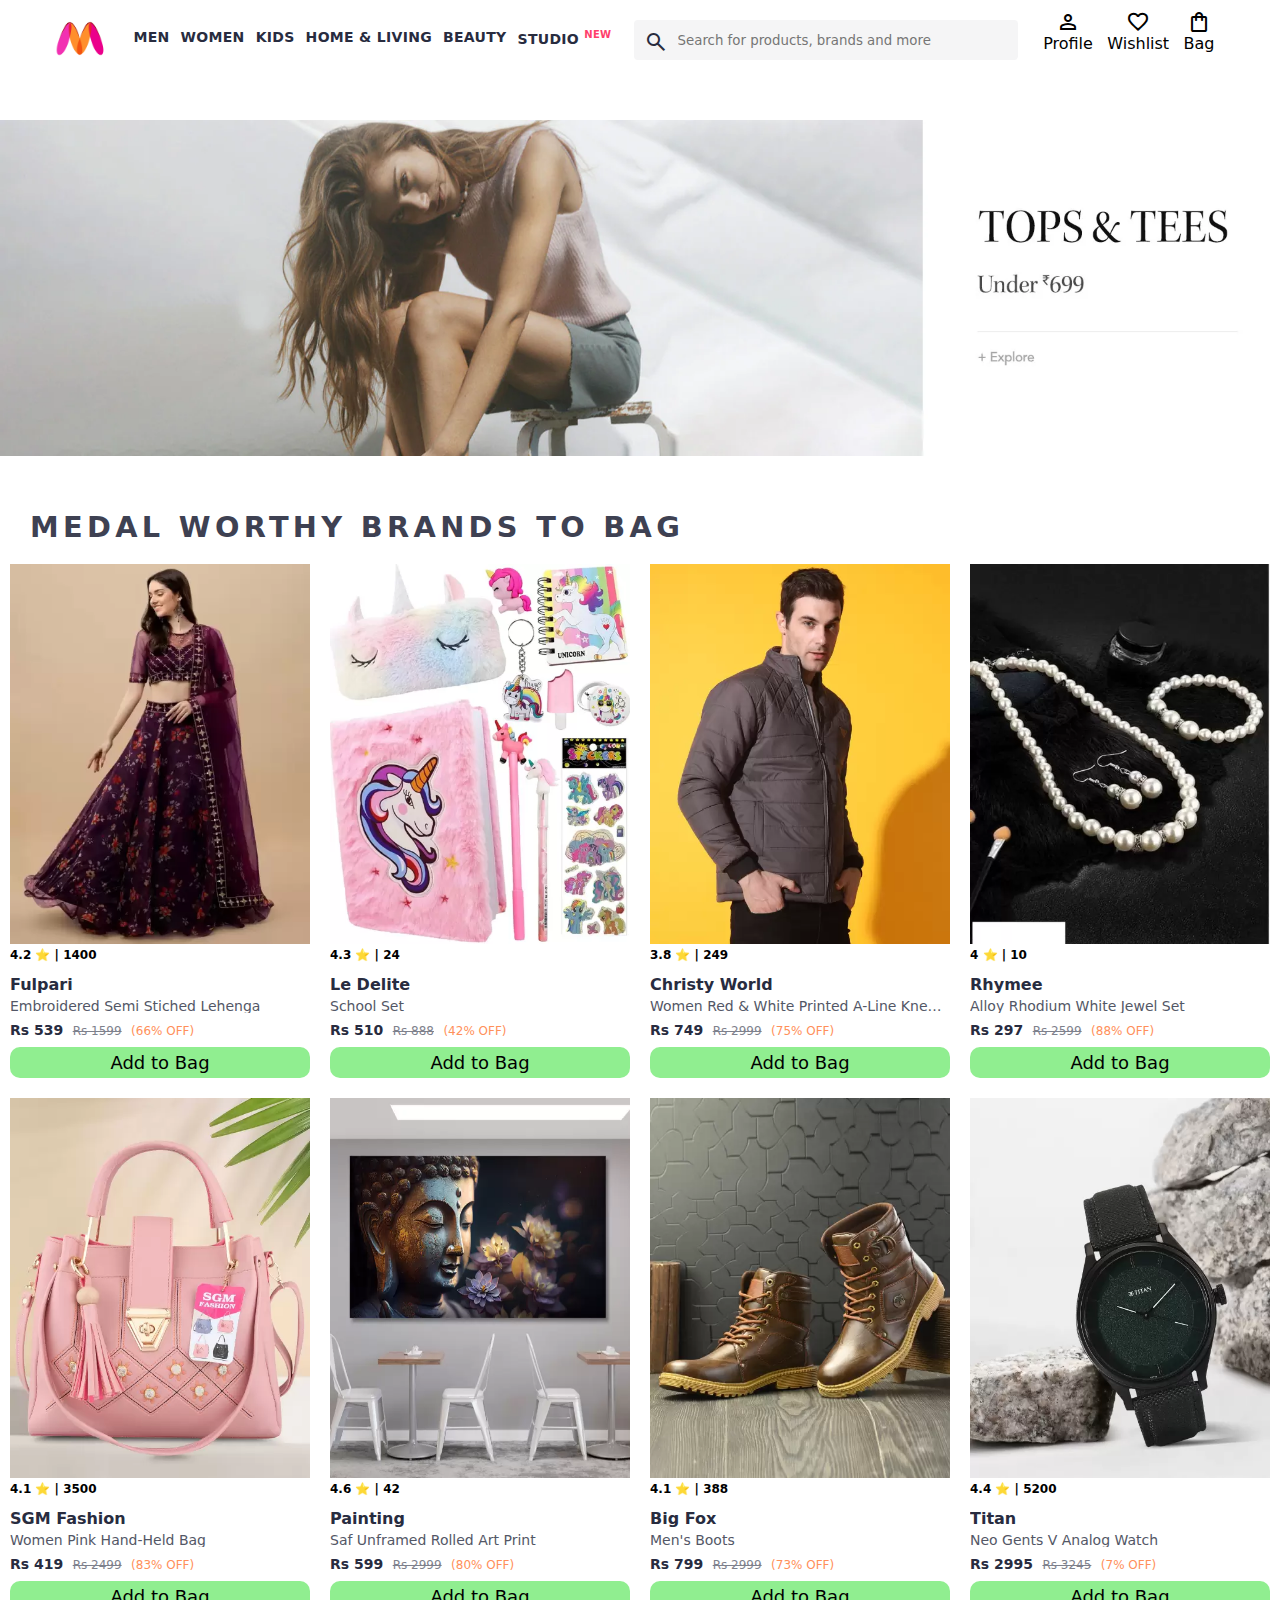
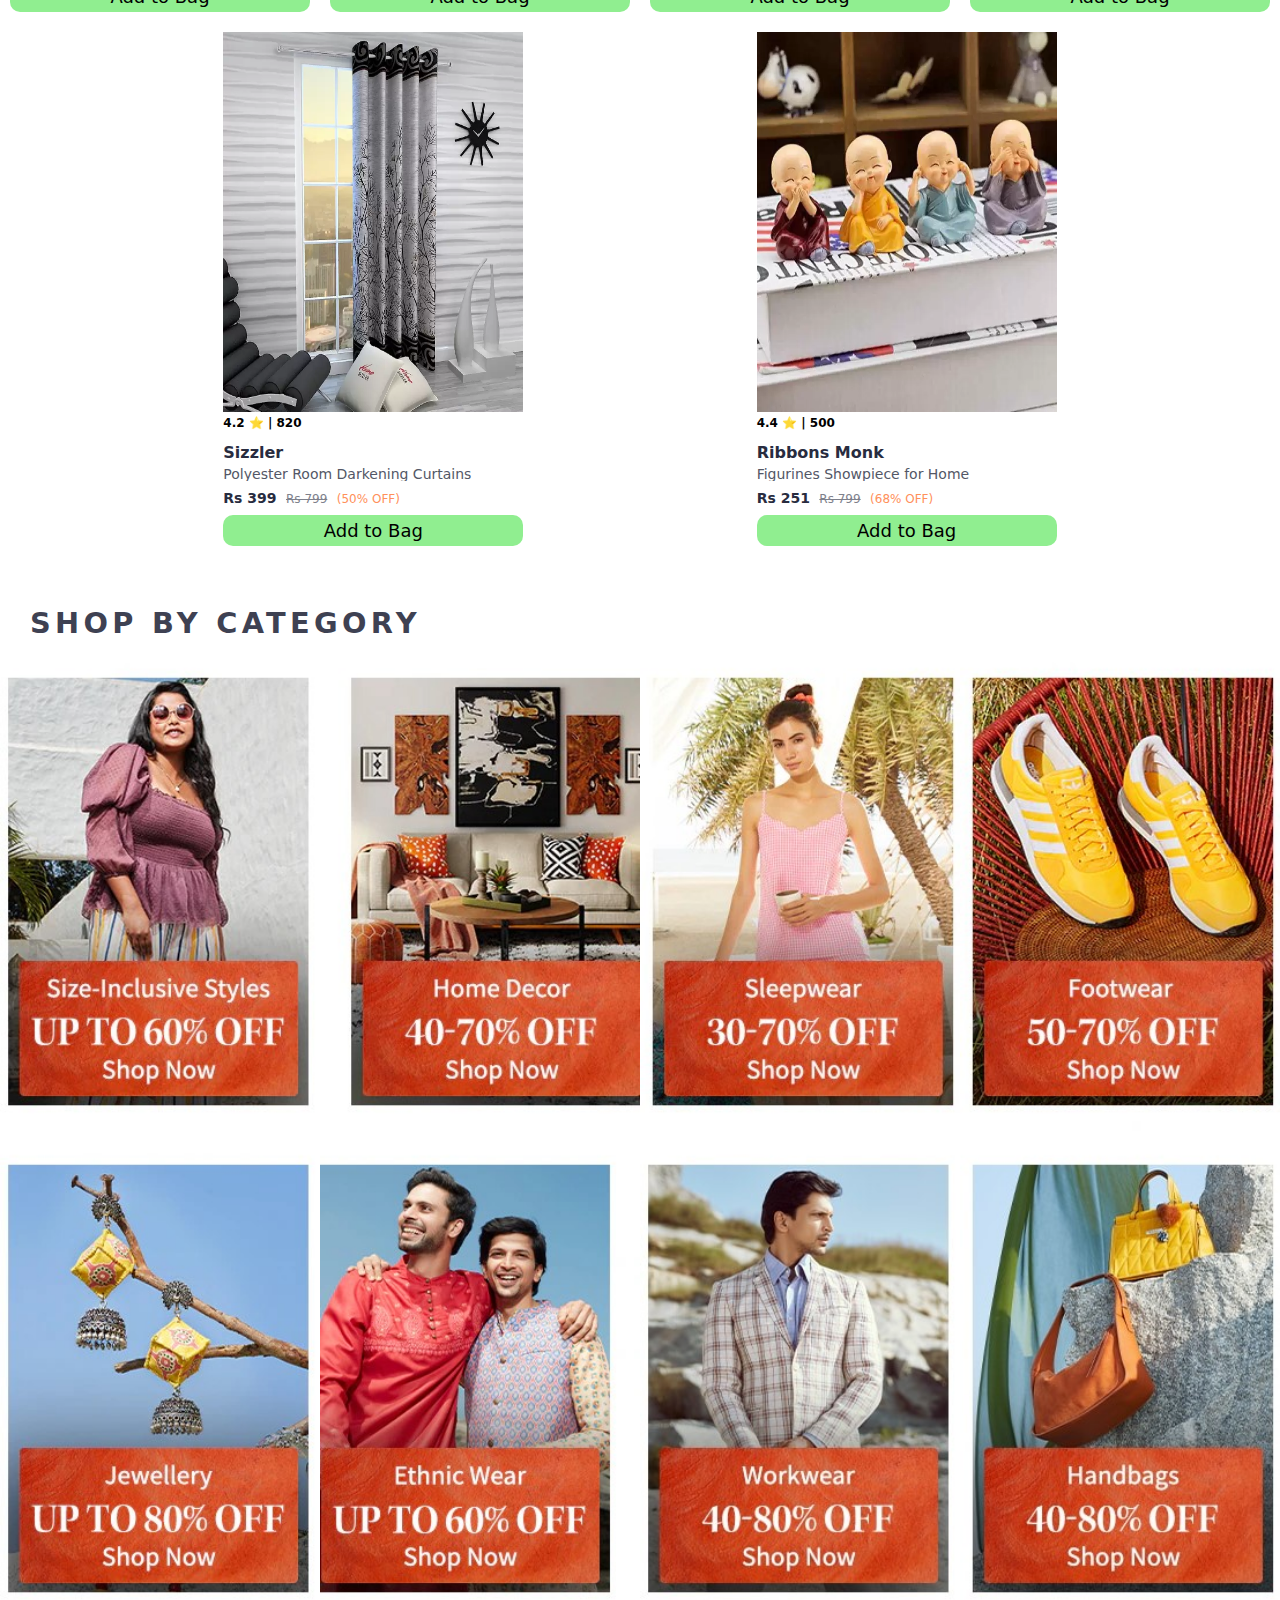
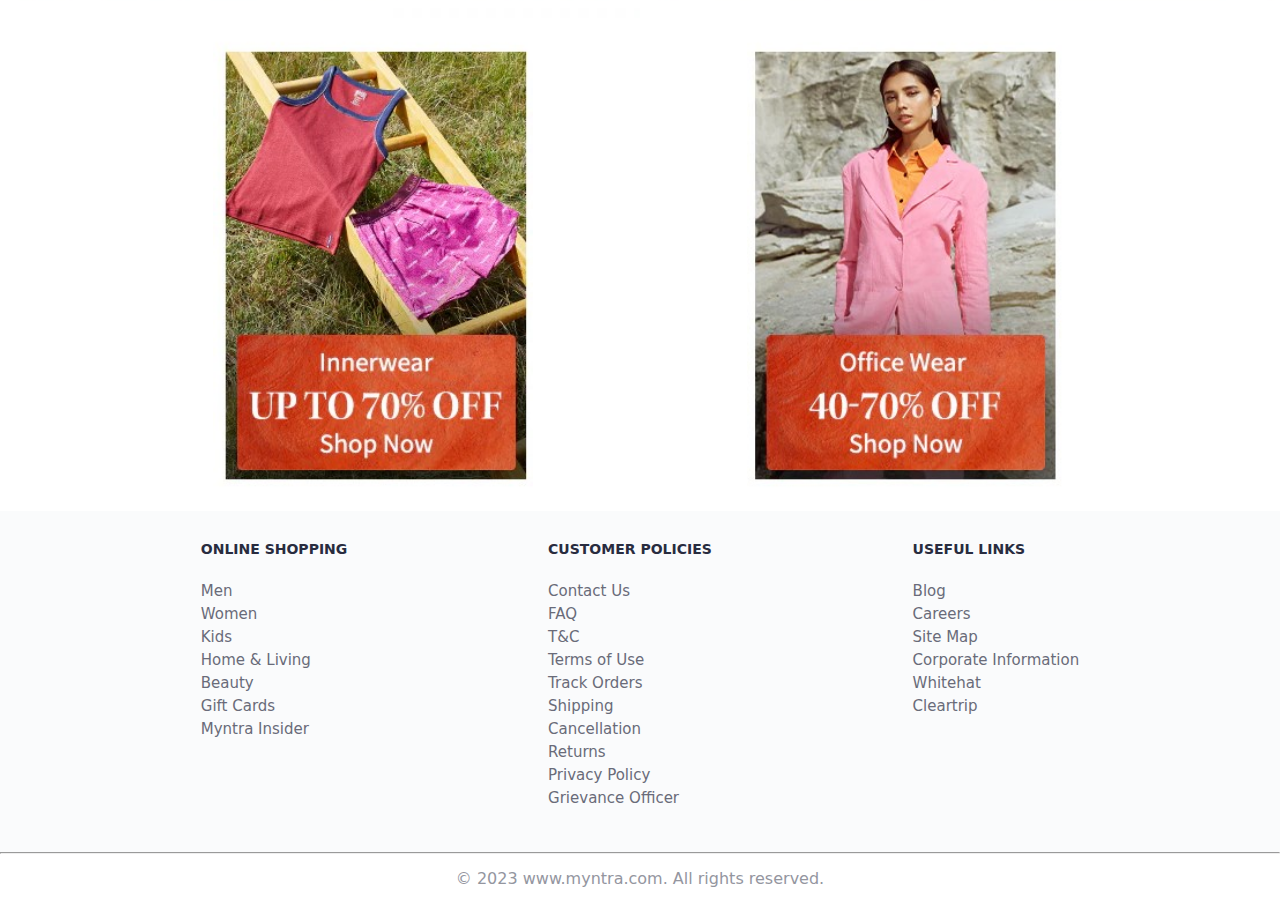
<file: MyntraClone/index.html>
<!DOCTYPE html>
<html lang="en">
<head>
    <meta charset="UTF-8">
    <meta name="viewport" content="width=device-width, initial-scale=1.0">
    <title>Myntra Clone</title>
    <link rel="stylesheet" href="css/index.css">
    <link rel="stylesheet" href="https://fonts.googleapis.com/css2?family=Material+Symbols+Outlined:opsz,wght,FILL,GRAD@20..48,100..700,0..1,-50..200" />
</head>
<body>
    <header>
        <div class="logo_container">
            <a href="#"><img class="myntra_home" src="images/myntra_logo.webp" alt="Myntra Home"></a>
        </div>
        <nav class="nav_bar">
            <a href="#">Men</a>
            <a href="#">Women</a>
            <a href="#">Kids</a>
            <a href="#">Home & Living</a>
            <a href="#">Beauty</a>
            <a href="#">Studio <sup>New</sup></a>
        </nav>
        <div class="search_bar">
            <span class="material-symbols-outlined search_icon">search</span>
            <input class="search_input" placeholder="Search for products, brands and more">
        </div>
        <div class="action_bar">
            <div class="action_container">
                <span class="material-symbols-outlined action_icon">person</span>
                <span class="action_name">Profile</span>
            </div>
            <div class="action_container">
                <span class="material-symbols-outlined action_icon">favorite</span>
                <span class="action_name">Wishlist</span>
            </div>
            <a class="action_container" href="pages/bag.html">
                <span class="material-symbols-outlined action_icon">shopping_bag</span>
                <span class="action_name">Bag</span>
                <span class="bag-item-count">0</span>
            </a>
        </div>
    </header>
    <main>
        <div class="banner_container">
            <img class="banner_image" src="images/banner.jpg" alt="Main Banner">
        </div>
        <div class="category_heading">MEDAL WORTHY BRANDS TO BAG</div>
        <div class="items-container">
            
        </div>
        <div class="category_heading">SHOP BY CATEGORY</div>
        <div class="category_items">
            <a href="#"><img class="sale_item" src="images/categories/1.jpg"></a>
            <a href="#"><img class="sale_item" src="images/categories/2.jpg"></a>
            <a href="#"><img class="sale_item" src="images/categories/3.jpg"></a>
            <a href="#"><img class="sale_item" src="images/categories/4.jpg"></a>
            <a href="#"><img class="sale_item" src="images/categories/5.jpg"></a>
            <a href="#"><img class="sale_item" src="images/categories/6.jpg"></a>
            <a href="#"><img class="sale_item" src="images/categories/7.jpg"></a>
            <a href="#"><img class="sale_item" src="images/categories/8.jpg"></a>
            <a href="#"><img class="sale_item" src="images/categories/9.jpg"></a>
            <a href="#"><img class="sale_item" src="images/categories/10.jpg"></a>
        </div>
    </main>
    <footer>
        <div class="footer_container">
            <div class="footer_column">
                <h3>ONLINE SHOPPING</h3>
                <a href="#">Men</a>
                <a href="#">Women</a>
                <a href="#">Kids</a>
                <a href="#">Home & Living</a>
                <a href="#">Beauty</a>
                <a href="#">Gift Cards</a>
                <a href="#">Myntra Insider</a>
            </div>
            <div class="footer_column">
                <h3>CUSTOMER POLICIES</h3>
                <a href="#">Contact Us</a>
                <a href="#">FAQ</a>
                <a href="#">T&C</a>
                <a href="#">Terms of Use</a>
                <a href="#">Track Orders</a>
                <a href="#">Shipping</a>
                <a href="#">Cancellation</a>
                <a href="#">Returns</a>
                <a href="#">Privacy Policy</a>
                <a href="#">Grievance Officer</a>
            </div>
            <div class="footer_column">
                <h3>USEFUL LINKS</h3>
                <a href="#">Blog</a>
                <a href="#">Careers</a>
                <a href="#">Site Map</a>
                <a href="#">Corporate Information</a>
                <a href="#">Whitehat</a>
                <a href="#">Cleartrip</a>
            </div>
        </div>
        <hr>
        <div class="copyright">© 2023 www.myntra.com. All rights reserved.</div>
    </footer>
    <script src="data/items.js"></script>
    <script src="scripts/index.js"></script>
</body>
</html>
</file>
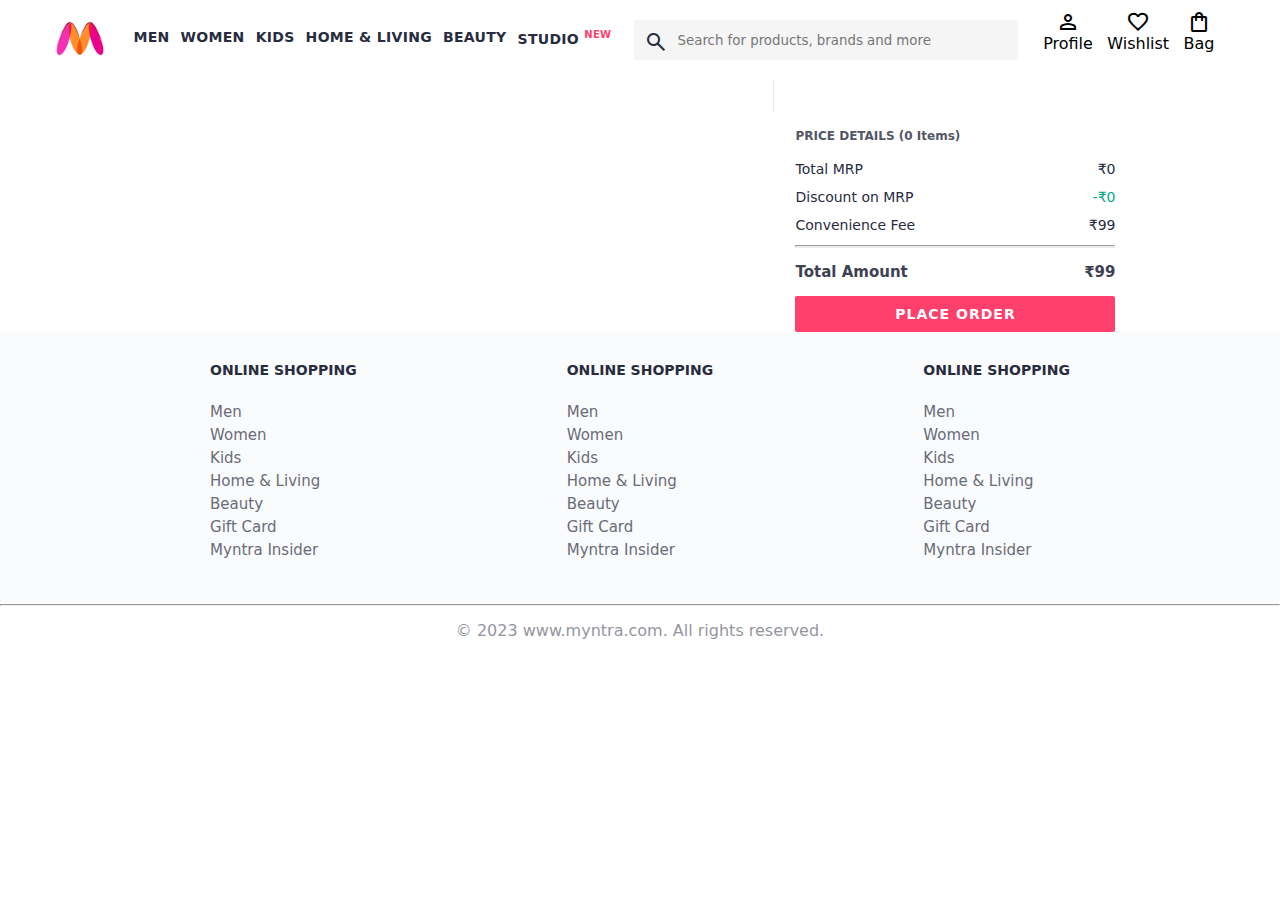
<file: MyntraClone/pages/bag.html>
<!DOCTYPE html>
<html lang="en">
<head>
    <title>Myntra Clone</title>
    <link rel="stylesheet" href="../css/index.css">
    <link rel="stylesheet" href="../css/bag.css">
    <link rel="stylesheet" href="https://fonts.googleapis.com/css2?family=Material+Symbols+Outlined:opsz,wght,FILL,GRAD@20..48,100..700,0..1,-50..200" />
</head>
<body>
    <header>
        <div class="logo_container">
            <a href="#"><img class="myntra_home" src="../images/myntra_logo.webp" alt="Myntra Home"></a>
        </div>
        <nav class="nav_bar">
            <a href="#">Men</a>
            <a href="#">Women</a>
            <a href="#">Kids</a>
            <a href="#">Home & Living</a>
            <a href="#">Beauty</a>
            <a href="#">Studio <sup>New</sup></a>
        </nav>
        <div class="search_bar">
            <span class="material-symbols-outlined search_icon">search</span>
            <input class="search_input" placeholder="Search for products, brands and more">
        </div>
        <div class="action_bar">
            <div class="action_container">
                <span class="material-symbols-outlined action_icon">person</span>
                <span class="action_name">Profile</span>
            </div>

            <div class="action_container">
                <span class="material-symbols-outlined action_icon">favorite</span>
                <span class="action_name">Wishlist</span>
            </div>

            <div class="action_container">
                <span class="material-symbols-outlined action_icon">shopping_bag</span>
                <span class="action_name">Bag</span>
                <span class="bag-item-count">0</span>
            </div>
        </div>
    </header>
    <main>
      <div class="bag-page">
        <div class="bag-items-container"></div>
        <div class="bag-summary"></div>

      </div>
    </main>
    <footer>
        <div class="footer_container">
            <div class="footer_column">
                <h3>ONLINE SHOPPING</h3>

                <a href="#">Men</a>
                <a href="#">Women</a>
                <a href="#">Kids</a>
                <a href="#">Home & Living</a>
                <a href="#">Beauty</a>
                <a href="#">Gift Card</a>
                <a href="#">Myntra Insider</a>
            </div>

            <div class="footer_column">
                <h3>ONLINE SHOPPING</h3>

                <a href="#">Men</a>
                <a href="#">Women</a>
                <a href="#">Kids</a>
                <a href="#">Home & Living</a>
                <a href="#">Beauty</a>
                <a href="#">Gift Card</a>
                <a href="#">Myntra Insider</a>
            </div>

            <div class="footer_column">
                <h3>ONLINE SHOPPING</h3>

                <a href="#">Men</a>
                <a href="#">Women</a>
                <a href="#">Kids</a>
                <a href="#">Home & Living</a>
                <a href="#">Beauty</a>
                <a href="#">Gift Card</a>
                <a href="#">Myntra Insider</a>
            </div>
        </div>
        <hr>

        <div class="copyright">
            © 2023 www.myntra.com. All rights reserved.
        </div>
    </footer>
    <script src="../data/items.js"></script>
    <script src="../scripts/index.js"></script>
    <script src="../scripts/bag.js"></script>
</body>
</html>
</file>
<file: MyntraClone/css/index.css>
* {
    margin: 0;
    padding: 0;
    font-family: Assistant,system-ui, -apple-system, BlinkMacSystemFont, 'Segoe UI', Roboto, Oxygen, Ubuntu, Cantarell, 'Open Sans', 'Helvetica Neue', sans-serif;
    box-sizing: border-box;
}
header {
    display: flex;
    background-color: #ffffff;
    height: 80px;
    justify-content: space-between;
    align-items: center;
}
.myntra_home {
    height: 45px;
}
.logo_container {
    margin-left: 4%;
}
.action_bar {
    margin-right: 4%;
}
.nav_bar {
    display: flex;
    min-width: 500px;
    justify-content: space-evenly;
}
.nav_bar a {
    font-size: 14px;
    letter-spacing: .3px;
    color: #282c3f;
    font-weight: 700;
    text-transform: uppercase;
    text-decoration: none;
    padding: 28px 0;
    border-bottom: 5px solid #ffffff;
}
.nav_bar a:hover {
    border-bottom: 4px solid #f54e77;
}
.nav_bar a sup {
    color: #ff3f6c;
    font-size: 10px;
} 
.search_bar {
    height: 40x;
    min-width: 200px;
    width: 30%;
    display: flex;
    align-items: center;
}
.search_icon {
    box-sizing: content-box;
    height: 20px;
    padding: 10px;
    color: #282c3f;
    background-color: #f5f5f6;
    font-weight: 300;
    border-radius: 4px 0 0 4px;
}
.search_input {
    color: #696e79;
    background-color: #f5f5f6;
    flex-grow: 1;
    height: 40px;
    border: 0;
    border-radius: 0 4px 4px 0;
}
.action_bar {
    display: flex;
    min-width: 200px;
    justify-content: space-evenly;
}
.action_container {
    display: flex;
    flex-direction: column;
    align-items: center;
}
.banner_container {
    margin: 40px 0;
}
.banner_image {
    width: 100%;
}
.category_heading {
    text-transform: uppercase;
    color: #3e4152;
    letter-spacing: .15em;
    font-size: 1.8em;
    margin: 50px 0 10px 30px;
    max-height: 5em;
    font-weight: 700;
}
.category_items, .items-container{
    display: flex;
    flex-wrap: wrap;
    justify-content: space-evenly;
}
.sale_item {
    width: 320px;
}
.footer_container {
    padding: 30px 0px 40px 0px;
    background: #fafbfc;
    display: flex;
    justify-content: space-evenly;
}
.footer_column {
    display: flex;
    flex-direction: column;
}
.footer_column h3 {
    color: #282c3f;
    font-size: 14px;
    margin-bottom: 25px;
}
.footer_column a {
    color: #696b79;
    font-size: 15px;
    text-decoration: none;
    padding-bottom: 5px;
}
.copyright {
    color: #94969f;
    text-align: center;
    padding: 15px;
}
.items-container {
    width: 100%;
    margin: 40px 5;
}
.item-container {
    width: 300px;
    margin: 10px;
}
.item-image {
    width: 100%;
    height: 380px;
}
.rating {
    font-size: 12px;
    font-weight: 700;
}
.company-name {
    margin-top: 15px;
    font-size: 16px;
    font-weight: 700;
    line-height: 1;
    color: #282c3f;
    margin-bottom: 6px;
    overflow: hidden;
    text-overflow: ellipsis;
    white-space: nowrap;
}
.item-name {
    color: #535766;
    font-size: 14px;
    line-height: 1;
    margin-bottom: 0;
    margin-top: 0;
    overflow: hidden;
    text-overflow: ellipsis;
    white-space: nowrap;
    font-weight: 400;
    display: block;
}
.price {
    font-size: 14px;
    margin-top: 10px;
    line-height: 15px;
    color: #282c3f;
    white-space: nowrap;
}
.current-price {
    font-size: 14px;
    font-weight: 700;
    color: #282c3f;
}
.original-price {
    text-decoration: line-through;
    color: #7e818c;
    font-weight: 400;
    margin-left: 5px;
    font-size: 12px;
}
.offer-price {
    color: #ff905a;
    font-weight: 400;
    font-size: 12px;
    margin-left: 5px;
}
.btn-add-bag {
    width: 100%;
    margin-top: 8px;
    font-size: 18px;
    background-color: lightgreen;
    border: none;
    padding: 5px 15px;
    border-radius: 10px;
    cursor: pointer;
}
.bag-item-count {
    background-color: #f16565;
    white-space: nowrap;
    text-align: center;
    line-height: 18px;
    padding: 0 6px;
    height: 18px;
    position: relative;
    border-radius: 50%;
    font-size: 12px;
    color: #fff;
    left: 13px;
    top: -44px;
    font-weight: 700;
    cursor: pointer;
}
.action_container {
    text-decoration: none;
}
a.action_container:link {
    color: black;
}
</file>
<file: MyntraClone/css/bag.css>
.bag-items-container {
    display: inline-block;
    width: 64%;
    padding-right: 20px;
    border-right: 1px solid #eaeaec;
    padding-top: 32px;
    color: #282c3f;
    font-size: 13px;
    line-height: 1.42857143;
  }
  
  .bag-page {
    width: 75%;
    margin-left: 12.5%;
  }
  
  .bag-summary {
    vertical-align: top;
    display: inline-block;
    width: 35%;
    padding: 24px 0 0 16px;
    color: #282c3f;
    font-size: 13px;
    line-height: 1.42857143;
  }
  
  .bag-details-container {
    margin-bottom: 16px;
  }
  
  .price-header {
    font-size: 12px;
    font-weight: 700;
    margin: 24px 0 16px;
    color: #535766;
  }
  
  .price-item {
    margin-bottom: 12px;
    line-height: 16px;
    font-size: 14px;
    color: #282c3f;
  }
  
  .price-item-value {
    float: right;
  }
  
  .priceDetail-base-discount {
    color: #03a685;
  }
  
  .price-footer {
    font-weight: 700;
    font-size: 15px;
    padding-top: 16px;
    border-top: 1px solid #eaeaec;
    color: #3e4152;
    line-height: 16px;
  }
  
  .btn-place-order {
    width: 100%;
    letter-spacing: 1px;
    font-size: 14px;
    font-weight: 600;
    border-radius: 2px;
    border-width: 0px;
    padding: 10px 16px;
    background-color: rgb(255, 63, 108);
    color: rgb(255, 255, 255);
    cursor: pointer;
  }
  
  .bag-item-container {
    margin-bottom: 8px;
    background: #fff;
    font-size: 14px;
    border: 1px solid #eaeaec;
    border-radius: 4px;
    position: relative;
    padding: 12px 12px 0;
  }
  
  .item-left-part {
    position: absolute;
    background: rgb(255, 242, 223);
    height: 148px;
    width: 111px;
  }
  
  .item-right-part {
    padding-left: 12px;
    position: relative;
    min-height: 148px;
    margin-left: 111px;
    margin-bottom: 12px;
  }
  
  .bag-item-img {
    width: 100%;
  }
  
  .return-period {
    display: inline-flex;
    font-size: 14px;
    padding-top: 8px;
  }
  
  .return-period-days {
    font-weight: 700;
    margin-right: 4px;
  }
  
  .delivery-details {
    margin-top: 5px;
    color: #282c3f;
    font-size: 12px;
    letter-spacing: -.1px;
    margin-bottom: 8px;
    line-height: 15px;
  }
  
  .delivery-details-days {
    color: #03a685;
  }
  
  .remove-from-cart {
    position: absolute;
    font-size: 25px;
    top: 10px;
    right: 18px;
    width: 14px;
    height: 14px;
    cursor: pointer;
  }
</file>
